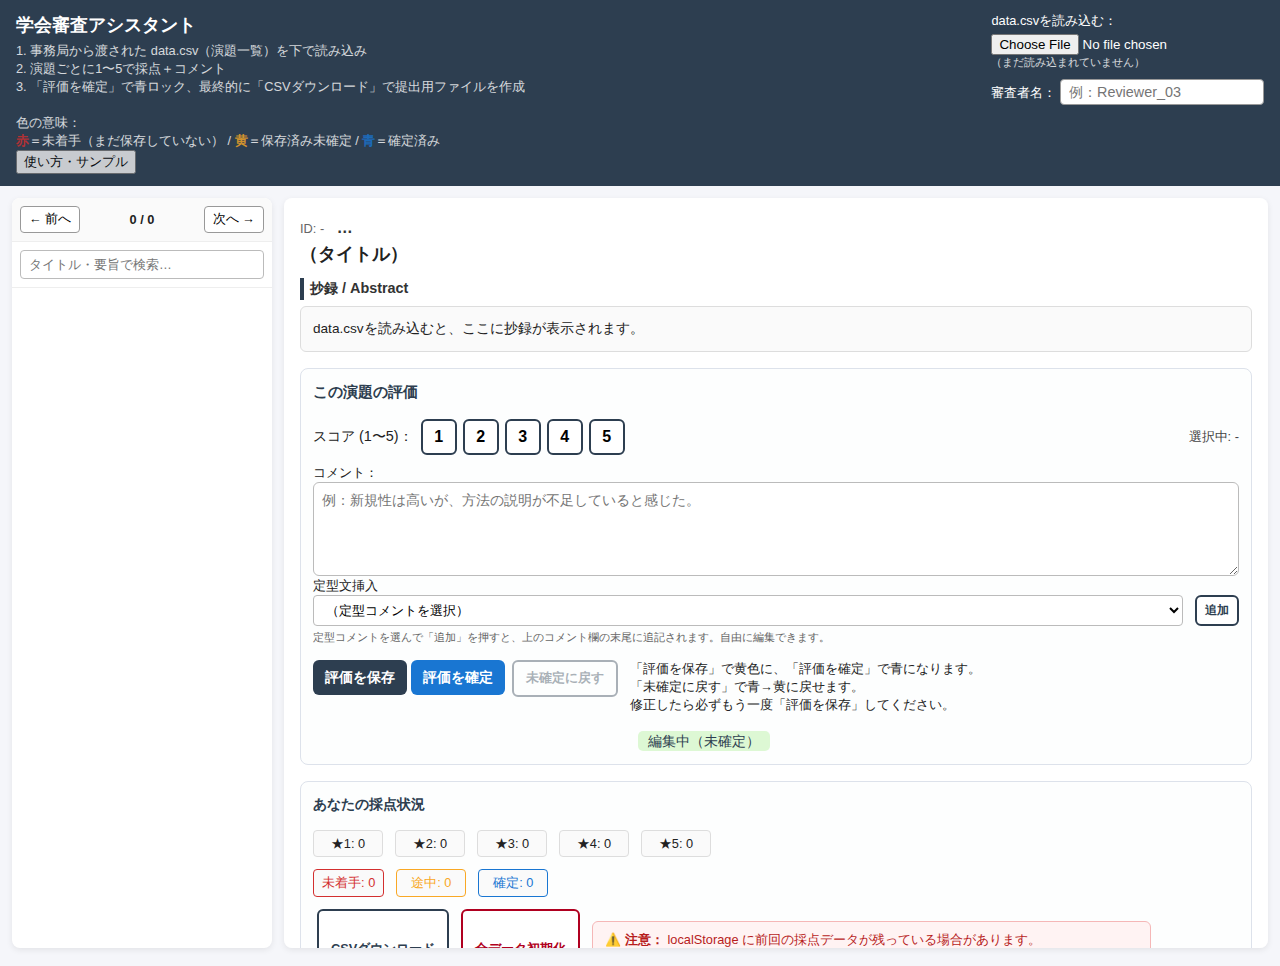
<file: index.html>
<!DOCTYPE html>
<html lang="ja">
  <head>
    <meta charset="UTF-8" />
    <meta name="viewport" content="width=device-width, initial-scale=1.0" />
    <title>学会審査アシスタント</title>
    <link rel="stylesheet" href="css/style.css" />
    <link rel="stylesheet" href="css/topbutton.css" />
  </head>
  <body>
    <header>
      <div class="left">
        <h1>学会審査アシスタント</h1>
        <p class="small">
          1. 事務局から渡された data.csv（演題一覧）を下で読み込み<br />
          2. 演題ごとに1〜5で採点＋コメント<br />
          3.
          「評価を確定」で青ロック、最終的に「CSVダウンロード」で提出用ファイルを作成<br /><br />
          色の意味：<br />
          <span class="red">赤</span>＝未着手（まだ保存していない） /
          <span class="yellow">黄</span>＝保存済み未確定 /
          <span class="blue">青</span>＝確定済み
        </p>
        <p class="small">
          <button onclick="window.open('instruction.html', '_blank')">
            使い方・サンプル
          </button>
        </p>
      </div>

      <div class="right">
        <div class="import-block">
          <label class="import-label">
            data.csvを読み込む：
            <input type="file" id="csvInput" accept=".csv,text/csv" />
          </label>
          <div id="loadStatus" class="load-status">
            （まだ読み込まれていません）
          </div>
        </div>

        <label class="reviewer-label">
          審査者名：
          <input type="text" id="reviewerName" placeholder="例：Reviewer_03" />
        </label>
      </div>
    </header>

    <main>
      <!-- 左カラム：演題一覧とナビ -->
      <aside class="paper-list-panel">
        <div class="nav-block">
          <button id="prevBtn">&larr; 前へ</button>
          <span id="currentIndexInfo">0 / 0</span>
          <button id="nextBtn">次へ &rarr;</button>
        </div>

        <div class="list-search-block">
          <input
            type="text"
            id="searchBox"
            placeholder="タイトル・要旨で検索…"
          />
        </div>

        <ul id="paperList" class="paper-list">
          <!-- JavaScriptで挿入 -->
        </ul>
      </aside>

      <!-- 右カラム：詳細・採点フォーム -->
      <section class="detail-panel">
        <div class="paper-header">
          <span class="paper-id" id="paperId"></span>
          <span id="paperSection" class="paper-section"></span>
          <h2 id="paperTitle"></h2>
        </div>

        <div class="abstract-block">
          <h3>抄録 / Abstract</h3>
          <div class="abstract-text" id="paperAbstract">
            data.csvを読み込むと、ここに抄録が表示されます。
          </div>
        </div>

        <div class="rating-block">
          <h3>この演題の評価</h3>

          <div class="score-row">
            <div class="score-label">スコア (1〜5)：</div>
            <div class="score-buttons">
              <button class="score-btn" data-score="1">1</button>
              <button class="score-btn" data-score="2">2</button>
              <button class="score-btn" data-score="3">3</button>
              <button class="score-btn" data-score="4">4</button>
              <button class="score-btn" data-score="5">5</button>
              <!--採点しない機能は正常に作動しないため保留
              <button class="score-btn score-btn-no" data-score="0">
                採点しない
              </button>
              -->
            </div>
            <div class="current-score">
              選択中: <span id="currentScoreDisplay">-</span>
            </div>
          </div>

          <div class="comment-row">
            <label for="commentInput">コメント：</label>
            <textarea
              id="commentInput"
              rows="4"
              placeholder="例：新規性は高いが、方法の説明が不足していると感じた。"
            ></textarea>
            <!-- ▼ 定型文アシスタント -->
            <label for="comment-assist-row">定型文挿入</label>
            <div id="comment-assist-row">
              <select id="commentPresetSelect">
                <option value="">（定型コメントを選択）</option>
                <!-- script.js側でcomment.jsonから埋める -->
              </select>
              <button
                id="addCommentPresetBtn"
                type="button"
                class="secondary small-btn"
              >
                追加
              </button>
            </div>
            <div class="comment-assist-hint small-hint">
              定型コメントを選んで「追加」を押すと、上のコメント欄の末尾に追記されます。自由に編集できます。
            </div>
            <!-- ▲ 定型文アシスタント -->
          </div>

          <div class="action-row">
            <div class="action-buttons">
              <button id="saveBtn" class="primary">評価を保存</button>
              <button id="finalizeBtn" class="primary finalize">
                評価を確定
              </button>
              <button id="unfinalizeBtn" class="secondary">未確定に戻す</button>
            </div>

            <div class="action-notes small">
              「評価を保存」で黄色に、「評価を確定」で青になります。<br />
              「未確定に戻す」で青→黄に戻せます。<br />
              修正したら必ずもう一度「評価を保存」してください。<br /><br />
              <span id="saveStatus" class="save-status"></span>
            </div>
          </div>
        </div>

        <div class="stats-block">
          <h3>あなたの採点状況</h3>

          <!-- スコア分布 -->
          <div class="stats-row">
            <div class="stat-item">★1: <span id="count1">0</span></div>
            <div class="stat-item">★2: <span id="count2">0</span></div>
            <div class="stat-item">★3: <span id="count3">0</span></div>
            <div class="stat-item">★4: <span id="count4">0</span></div>
            <div class="stat-item">★5: <span id="count5">0</span></div>
            <!--採点しない機能は正常に作動しないため保留
            <div class="stat-item">
              採点しない: <span id="countNone">0</span>
            </div>
            -->
          </div>

          <!-- 進捗サマリ（赤/黄/青） -->
          <div class="progress-row">
            <div class="stat-item progress-red">
              未着手: <span id="countNotStarted">0</span>
            </div>
            <div class="stat-item progress-yellow">
              途中: <span id="countInProgress">0</span>
            </div>
            <div class="stat-item progress-blue">
              確定: <span id="countFinalized">0</span>
            </div>
          </div>

          <div class="export-row">
            <button id="downloadBtn" class="secondary">CSVダウンロード</button>
            <button id="resetBtn" class="danger">全データ初期化</button>
            <p
              style="
                margin-top: 12px;
                font-size: 0.8rem;
                color: #b71c1c;
                background: #fff3f3;
                border: 1px solid #f5b7b7;
                border-radius: 6px;
                padding: 8px 12px;
              "
            >
              ⚠️ <strong>注意：</strong> localStorage
              に前回の採点データが残っている場合があります。<br />
              新しい採点を始める前に、<strong>「全データ初期化」</strong>を一度実行してから採点を行ってください。
            </p>
          </div>
        </div>
      </section>
    </main>
    <!--
    ====== マニュアルはinstruction.htmlに移動したため以下削除 ======
    <section class="manual">
      <strong>審査員用マニュアル：</strong><br />
      <a
        href="instructionForReviewer.html"
        target="_blank"
        style="color: #2d3e50; font-weight: 600; text-decoration: underline"
      >
        instructionForReviewer.html を開く </a
      ><br />
      ツールの使い方・提出方法はこちらをご確認ください。
    </section>
    <section class="manual">
      <strong>管理者用マニュアル：</strong><br />
      <a
        href="instructionForManager.html"
        target="_blank"
        style="color: #2d3e50; font-weight: 600; text-decoration: underline"
      >
        instructionForManager.html を開く </a
      ><br />
      管理者向けの注意事項を記載しています。
    </section>
    <section class="manual">
      <strong>sample.csv：</strong><br />
      <a
        href="sample.csv"
        style="color: #2d3e50; font-weight: 600; text-decoration: underline"
      >
        sample.csv をダウンロードする </a
      ><br />
      sampleデータです。テンプレートとしても使用できます。<br />
      エクセルで開くと文字化けすることがあります。<br />
      メモ帳等のテキストエディタで開くか、読み込み時にエンコードを「UTF-8」で指定してください。<br />
      また、VSCode等のエディタで開くと、エラーの確認をしながら入力することができます。<br />
      入力方法は instructionForManager.html をご参照ください。
    </section>
    <footer>
      <small>
        ・このアプリはローカルでのみ動作します。サーバー送信なし。<br />
        ・事務局から配布された data.csv
        は機密扱いです。GitHub等にアップロードしないでください。<br />
        ・採点内容はこのPCのブラウザ(localStorage)にのみ保存されます。<br />
        ・「全データ初期化」でこのPC上の採点履歴（全演題分）を削除できます。<br />
        ・ChatGPTを利用してプログラムを行っています。
      </small>
    </footer>
    ====== 削除ここまで ======
    -->

    <!--主なscript-->
    <script src="js/storage.js" defer></script>
    <script src="js/csv.js" defer></script>
    <script src="js/ui.js" defer></script>
    <script src="js/reviewLogic.js" defer></script>
    <script src="js/comments.js" defer></script>
    <script src="js/main.js" defer></script>

    <!--TOP button-->
    <div id="scroll-progress-pie"></div>
    <script src="js/topbutton.js" defer></script>
  </body>
</html>
</file>
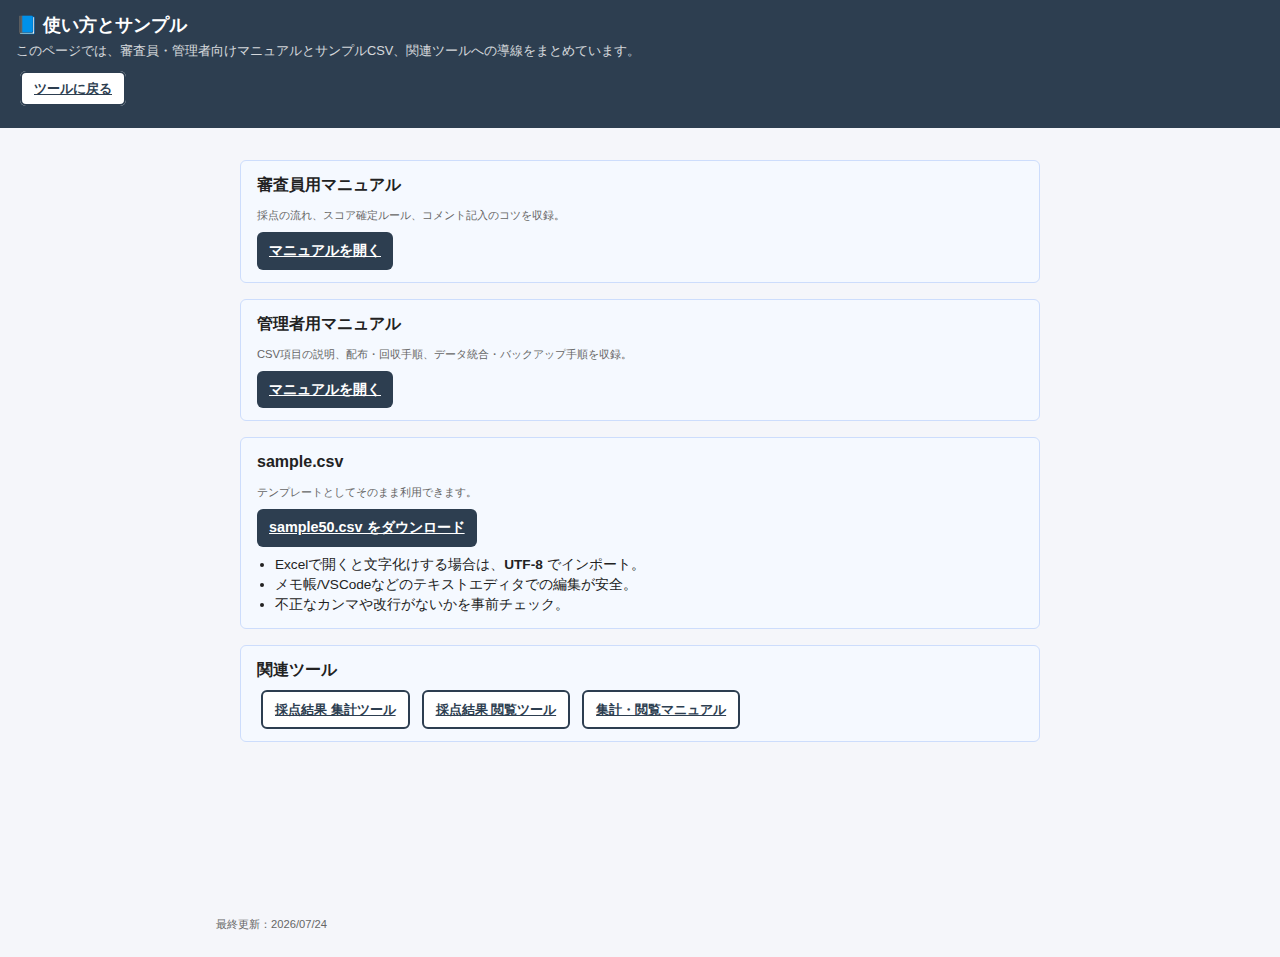
<file: instruction.html>
<!DOCTYPE html>
<html lang="ja">
  <head>
    <meta charset="UTF-8" />
    <meta name="viewport" content="width=device-width, initial-scale=1.0" />
    <title>使い方とサンプル</title>
    <link rel="stylesheet" href="css/style.css" />
    <link rel="stylesheet" href="css/topbutton.css" />
  </head>
  <body>
    <!-- ヒーローヘッダー：既存 header スタイルを流用 -->
    <header>
      <div>
        <h1>📘 使い方とサンプル</h1>
        <p class="small">
          このページでは、審査員・管理者向けマニュアルとサンプルCSV、関連ツールへの導線をまとめています。
        </p>
        <p>
          <a class="secondary" href="index.html">ツールに戻る</a>
        </p>
      </div>
    </header>

    <main style="display: block; padding: 16px 0">
      <!-- 審査員向け -->
      <section class="manual">
        <h2 style="margin: 0 0 8px; font-size: 1rem">審査員用マニュアル</h2>
        <p class="small-hint">
          採点の流れ、スコア確定ルール、コメント記入のコツを収録。
        </p>
        <div style="display: flex; gap: 8px; flex-wrap: wrap; margin-top: 8px">
          <a class="primary" href="instructionForReviewer.html" target="_blank"
            >マニュアルを開く</a
          >
        </div>
      </section>

      <!-- 管理者向け -->
      <section class="manual">
        <h2 style="margin: 0 0 8px; font-size: 1rem">管理者用マニュアル</h2>
        <p class="small-hint">
          CSV項目の説明、配布・回収手順、データ統合・バックアップ手順を収録。
        </p>
        <div style="display: flex; gap: 8px; flex-wrap: wrap; margin-top: 8px">
          <a class="primary" href="instructionForManager.html" target="_blank"
            >マニュアルを開く</a
          >
        </div>
      </section>

      <!-- サンプルCSV -->
      <section class="manual">
        <h2 style="margin: 0 0 8px; font-size: 1rem">sample.csv</h2>
        <p class="small-hint">テンプレートとしてそのまま利用できます。</p>
        <div
          style="display: flex; gap: 8px; flex-wrap: wrap; margin: 8px 0 6px"
        >
          <a class="primary" href="sample50.csv" download
            >sample50.csv をダウンロード</a
          >
        </div>
        <ul style="margin: 8px 0 0; padding-left: 18px; font-size: 0.85rem">
          <li>
            Excelで開くと文字化けする場合は、<strong>UTF-8</strong>
            でインポート。
          </li>
          <li>メモ帳/VSCodeなどのテキストエディタでの編集が安全。</li>
          <li>不正なカンマや改行がないかを事前チェック。</li>
        </ul>
      </section>

      <!-- 関連ツール -->
      <section class="manual">
        <h2 style="margin: 0 0 8px; font-size: 1rem">関連ツール</h2>
        <div style="display: flex; gap: 8px; flex-wrap: wrap">
          <a
            class="secondary"
            href="https://somekata.github.io/assessManage/"
            target="_blank"
            >採点結果 集計ツール</a
          >
          <a
            class="secondary"
            href="https://somekata.github.io/assessManage/view.html"
            target="_blank"
            >採点結果 閲覧ツール</a
          >
          <a
            class="secondary"
            href="https://somekata.github.io/assessManage/instruction.html"
            target="_blank"
            >集計・閲覧マニュアル</a
          >
        </div>
      </section>
    </main>

    <!--TOPボタン（CSSで矢印とTOP表示を中央配置済み）-->
    <div id="scroll-progress-pie"></div>
    <script src="js/topbutton.js" defer></script>

    <footer>最終更新：<span id="lastUpdated"></span></footer>
    <script>
      // ちょい足し：更新日の表示（任意）
      document.getElementById("lastUpdated").textContent =
        new Date().toLocaleDateString("ja-JP", {
          year: "numeric",
          month: "2-digit",
          day: "2-digit",
        });
    </script>
  </body>
</html>
</file>
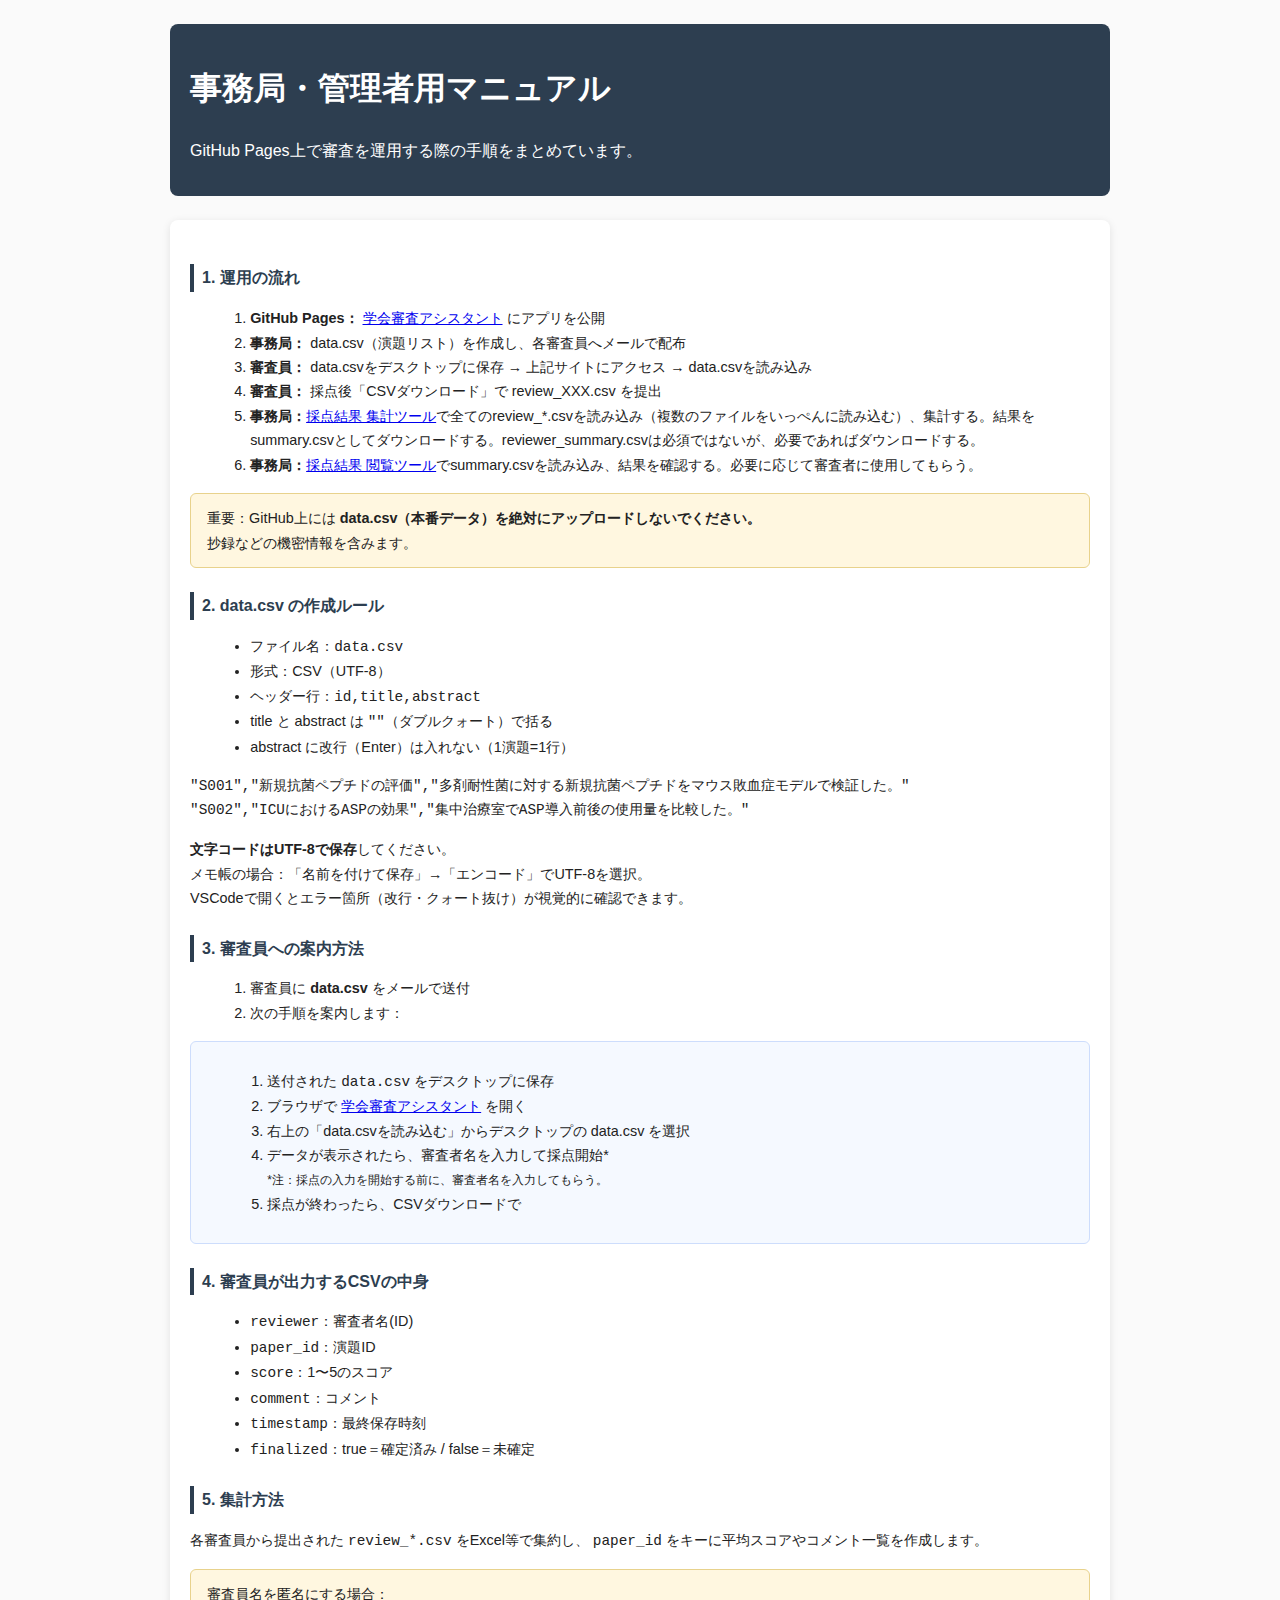
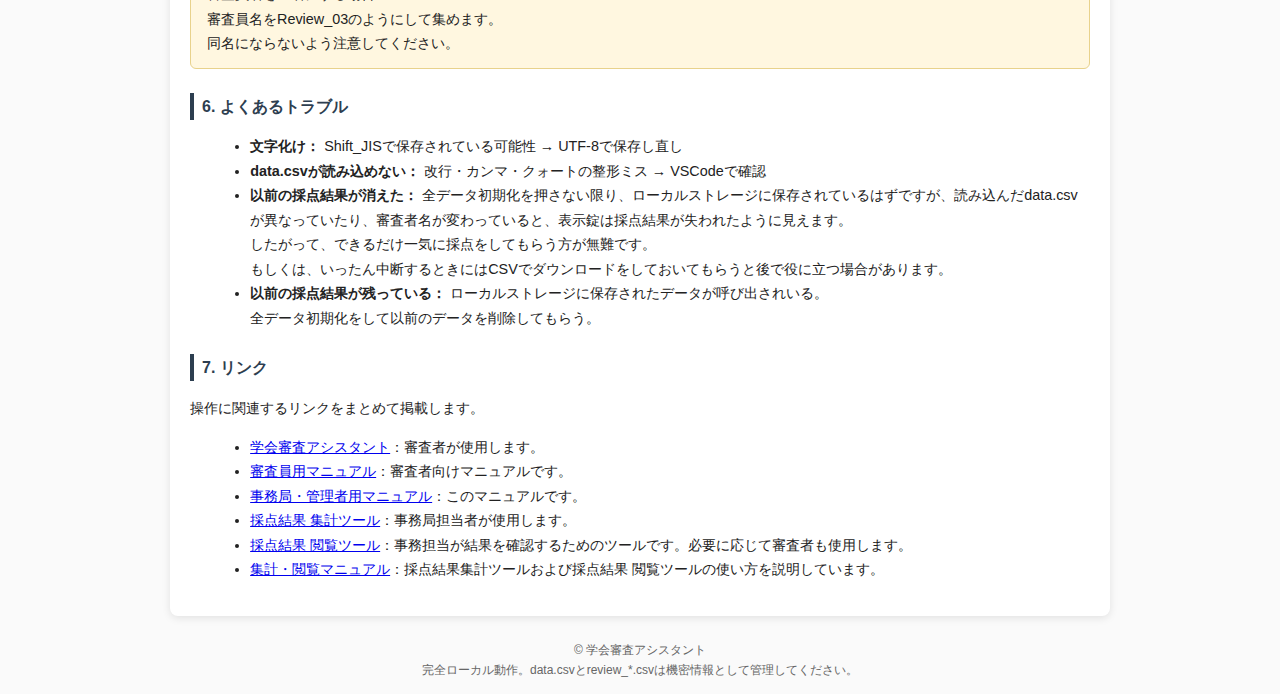
<file: instructionForManager.html>
<!DOCTYPE html>
<html lang="ja">
  <head>
    <meta charset="UTF-8" />
    <meta name="viewport" content="width=device-width,initial-scale=1.0" />
    <title>事務局・管理者用マニュアル / 学会審査アシスタント</title>
    <link rel="stylesheet" href="topbutton.css" />
    <style>
      body {
        font-family: -apple-system, BlinkMacSystemFont, "Segoe UI", Roboto,
          "Hiragino Sans", "Noto Sans JP", sans-serif;
        line-height: 1.7;
        color: #222;
        background: #fafafa;
        margin: 0;
        padding: 24px;
      }
      header {
        background: #2d3e50;
        color: #fff;
        border-radius: 8px;
        padding: 16px 20px;
        max-width: 900px;
        margin: 0 auto 24px;
      }
      main {
        max-width: 900px;
        background: #fff;
        border-radius: 8px;
        box-shadow: 0 2px 8px rgba(0, 0, 0, 0.1);
        margin: 0 auto;
        padding: 20px;
        font-size: 0.9rem;
      }
      h2 {
        font-size: 1rem;
        border-left: 4px solid #2d3e50;
        padding-left: 8px;
        color: #2d3e50;
        margin-top: 1.5em;
      }
      h3 {
        margin-top: 1em;
        font-size: 0.95rem;
      }
      .box {
        background: #f5f9ff;
        border: 1px solid #cdddfc;
        border-radius: 6px;
        padding: 12px 16px;
        margin: 16px 0;
      }
      .warn {
        background: #fff7e0;
        border: 1px solid #e8d28c;
      }
      ul,
      ol {
        margin-left: 1.4em;
      }
      footer {
        max-width: 900px;
        margin: 24px auto 0;
        font-size: 0.75rem;
        color: #666;
        text-align: center;
      }
    </style>
  </head>
  <body>
    <header>
      <h1>事務局・管理者用マニュアル</h1>
      <p>GitHub Pages上で審査を運用する際の手順をまとめています。</p>
    </header>

    <main>
      <h2>1. 運用の流れ</h2>
      <ol>
        <li>
          <strong>GitHub Pages：</strong>
          <a href="https://somekata.github.io/assessAssistJs/"
            >学会審査アシスタント</a
          >
          にアプリを公開
        </li>
        <li>
          <strong>事務局：</strong>
          data.csv（演題リスト）を作成し、各審査員へメールで配布
        </li>
        <li>
          <strong>審査員：</strong> data.csvをデスクトップに保存 →
          上記サイトにアクセス → data.csvを読み込み
        </li>
        <li>
          <strong>審査員：</strong> 採点後「CSVダウンロード」で review_XXX.csv
          を提出
        </li>
        <li>
          <strong>事務局：</strong
          ><a href="https://somekata.github.io/assessManage/"
            >採点結果 集計ツール</a
          >で全てのreview_*.csvを読み込み（複数のファイルをいっぺんに読み込む）、集計する。結果をsummary.csvとしてダウンロードする。reviewer_summary.csvは必須ではないが、必要であればダウンロードする。
        </li>
        <li>
          <strong>事務局：</strong
          ><a href="https://somekata.github.io/assessManage/view.html"
            >採点結果 閲覧ツール</a
          >でsummary.csvを読み込み、結果を確認する。必要に応じて審査者に使用してもらう。
        </li>
      </ol>

      <div class="box warn">
        重要：GitHub上には
        <strong
          >data.csv（本番データ）を絶対にアップロードしないでください。</strong
        ><br />
        抄録などの機密情報を含みます。
      </div>

      <h2>2. data.csv の作成ルール</h2>
      <ul>
        <li>ファイル名：<code>data.csv</code></li>
        <li>形式：CSV（UTF-8）</li>
        <li>ヘッダー行：<code>id,title,abstract</code></li>
        <li>title と abstract は <code>""</code>（ダブルクォート）で括る</li>
        <li>abstract に改行（Enter）は入れない（1演題=1行）</li>
      </ul>

      <pre><code>"S001","新規抗菌ペプチドの評価","多剤耐性菌に対する新規抗菌ペプチドをマウス敗血症モデルで検証した。"
"S002","ICUにおけるASPの効果","集中治療室でASP導入前後の使用量を比較した。"
</code></pre>

      <p>
        <strong>文字コードはUTF-8で保存</strong>してください。<br />
        メモ帳の場合：「名前を付けて保存」→「エンコード」でUTF-8を選択。<br />
        VSCodeで開くとエラー箇所（改行・クォート抜け）が視覚的に確認できます。
      </p>

      <h2>3. 審査員への案内方法</h2>

      <ol>
        <li>審査員に <strong>data.csv</strong> をメールで送付</li>
        <li>次の手順を案内します：</li>
      </ol>

      <div class="box">
        <ol>
          <li>送付された <code>data.csv</code> をデスクトップに保存</li>
          <li>
            ブラウザで
            <a href="https://somekata.github.io/assessAssistJs/" target="_blank"
              >学会審査アシスタント</a
            >
            を開く
          </li>
          <li>
            右上の「data.csvを読み込む」からデスクトップの data.csv を選択
          </li>
          <li>データが表示されたら、審査者名を入力して採点開始*</li>
          <small
            >*注：採点の入力を開始する前に、審査者名を入力してもらう。</small
          >
          <li>採点が終わったら、CSVダウンロードで</li>
        </ol>
      </div>

      <h2>4. 審査員が出力するCSVの中身</h2>

      <ul>
        <li><code>reviewer</code>：審査者名(ID)</li>
        <li><code>paper_id</code>：演題ID</li>
        <li><code>score</code>：1〜5のスコア</li>
        <li><code>comment</code>：コメント</li>
        <li><code>timestamp</code>：最終保存時刻</li>
        <li><code>finalized</code>：true＝確定済み / false＝未確定</li>
      </ul>

      <h2>5. 集計方法</h2>
      <p>
        各審査員から提出された <code>review_*.csv</code> をExcel等で集約し、
        <code>paper_id</code> をキーに平均スコアやコメント一覧を作成します。
      </p>

      <div class="warn box">
        審査員名を匿名にする場合：<br />
        審査員名をReview_03のようにして集めます。<br />
        同名にならないよう注意してください。
      </div>

      <h2>6. よくあるトラブル</h2>
      <ul>
        <li>
          <strong>文字化け：</strong> Shift_JISで保存されている可能性 →
          UTF-8で保存し直し
        </li>
        <li>
          <strong>data.csvが読み込めない：</strong>
          改行・カンマ・クォートの整形ミス → VSCodeで確認
        </li>
        <li>
          <strong>以前の採点結果が消えた：</strong>
          全データ初期化を押さない限り、ローカルストレージに保存されているはずですが、読み込んだdata.csvが異なっていたり、審査者名が変わっていると、表示錠は採点結果が失われたように見えます。<br />
          したがって、できるだけ一気に採点をしてもらう方が無難です。<br />
          もしくは、いったん中断するときにはCSVでダウンロードをしておいてもらうと後で役に立つ場合があります。
        </li>
        <li>
          <strong>以前の採点結果が残っている：</strong>
          ローカルストレージに保存されたデータが呼び出されいる。<br />
          全データ初期化をして以前のデータを削除してもらう。
        </li>
      </ul>
      <h2>7. リンク</h2>
      <p>操作に関連するリンクをまとめて掲載します。</p>
      <ul>
        <li>
          <a href="https://somekata.github.io/assessAssistJs/"
            >学会審査アシスタント</a
          >：審査者が使用します。
        </li>
        <li>
          <a
            href="https://somekata.github.io/assessAssistJs/instructionForReviewer.html"
            >審査員用マニュアル</a
          >：審査者向けマニュアルです。
        </li>
        <li>
          <a
            href="https://somekata.github.io/assessAssistJs/instructionForManager.html"
            >事務局・管理者用マニュアル</a
          >：このマニュアルです。
        </li>
        <li>
          <a href="https://somekata.github.io/assessManage/"
            >採点結果 集計ツール</a
          >：事務局担当者が使用します。
        </li>
        <li>
          <a href="https://somekata.github.io/assessManage/view.html"
            >採点結果 閲覧ツール</a
          >：事務担当が結果を確認するためのツールです。必要に応じて審査者も使用します。
        </li>
        <li>
          <a href="https://somekata.github.io/assessManage/instruction.html"
            >集計・閲覧マニュアル</a
          >：採点結果集計ツールおよび採点結果
          閲覧ツールの使い方を説明しています。
        </li>
      </ul>
    </main>

    <footer>
      © 学会審査アシスタント<br />
      完全ローカル動作。data.csvとreview_*.csvは機密情報として管理してください。
    </footer>
    <div id="scroll-progress-pie"></div>
    <script src="topbutton.js"></script>
  </body>
</html>
</file>
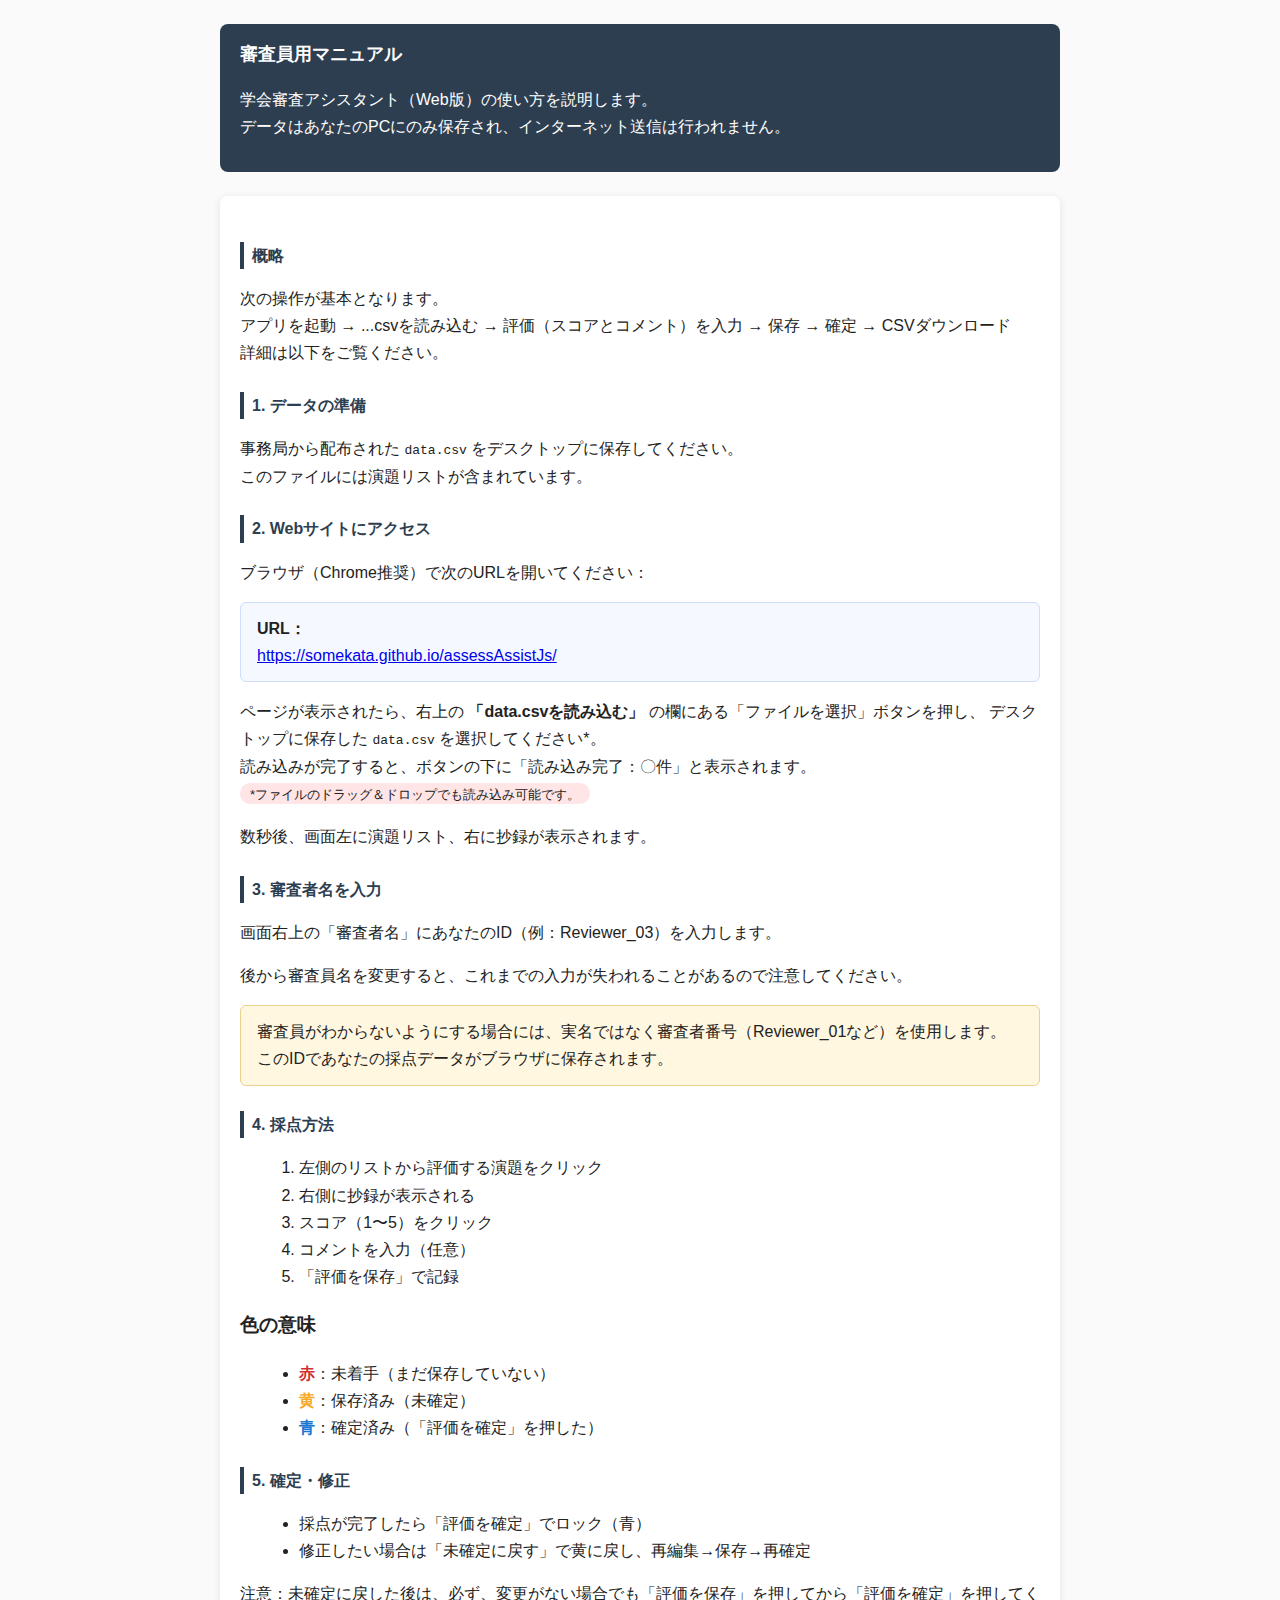
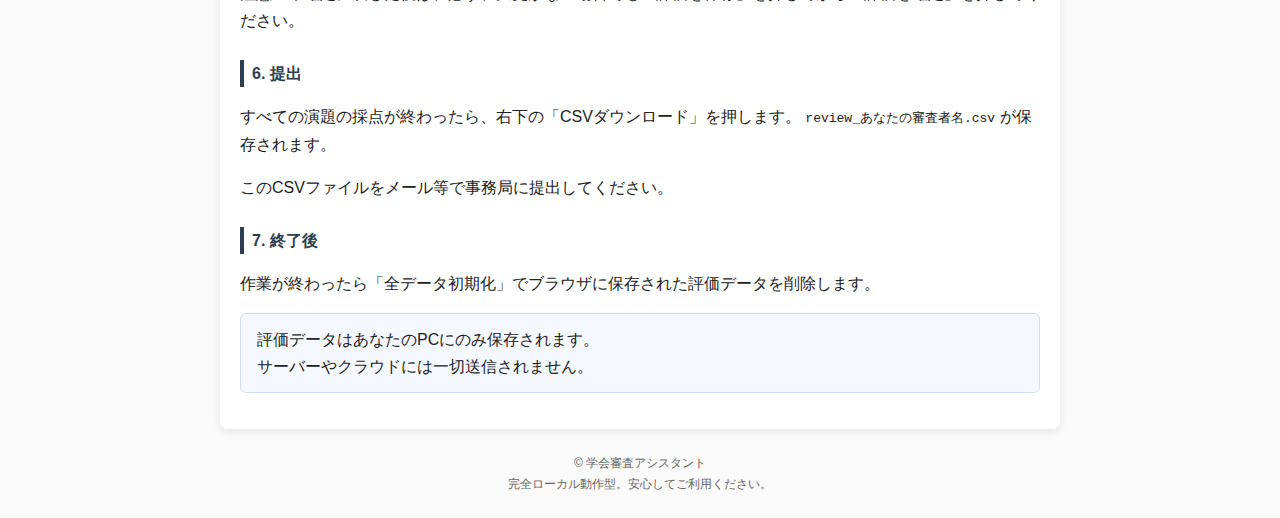
<file: instructionForReviewer.html>
<!DOCTYPE html>
<html lang="ja">
  <head>
    <meta charset="UTF-8" />
    <meta name="viewport" content="width=device-width,initial-scale=1.0" />
    <title>審査員用マニュアル / 学会審査アシスタント</title>
    <link rel="stylesheet" href="topbutton.css" />
    <style>
      body {
        font-family: -apple-system, BlinkMacSystemFont, "Segoe UI", Roboto,
          "Hiragino Sans", "Noto Sans JP", sans-serif;
        line-height: 1.7;
        color: #222;
        background: #fafafa;
        margin: 0;
        padding: 24px;
      }
      header {
        background: #2d3e50;
        color: #fff;
        border-radius: 8px;
        padding: 16px 20px;
        max-width: 800px;
        margin: 0 auto 24px;
      }
      header h1 {
        font-size: 1.1rem;
        margin: 0 0 6px;
      }
      main {
        max-width: 800px;
        background: #fff;
        border-radius: 8px;
        box-shadow: 0 2px 8px rgba(0, 0, 0, 0.1);
        margin: 0 auto;
        padding: 20px;
      }
      h2 {
        font-size: 1rem;
        margin-top: 1.6em;
        border-left: 4px solid #2d3e50;
        padding-left: 8px;
        color: #2d3e50;
      }
      ul,
      ol {
        margin-left: 1.2em;
      }
      .box {
        background: #f5f9ff;
        border: 1px solid #cdddfc;
        border-radius: 6px;
        padding: 12px 16px;
        margin: 16px 0;
      }
      .warn {
        background: #fff7e0;
        border: 1px solid #e8d28c;
      }
      .red {
        color: #d32f2f;
        font-weight: 600;
      }
      .yellow {
        color: #f9a825;
        font-weight: 600;
      }
      .blue {
        color: #1976d2;
        font-weight: 600;
      }
      footer {
        max-width: 800px;
        margin: 24px auto 0;
        font-size: 0.75rem;
        color: #666;
        text-align: center;
      }
      span.redmark {
        background-color: rgba(255, 0, 0, 0.1);
        border-radius: 10px;
        padding: 2px 10px;
      }
    </style>
  </head>
  <body>
    <header>
      <h1>審査員用マニュアル</h1>
      <p>
        学会審査アシスタント（Web版）の使い方を説明します。<br />
        データはあなたのPCにのみ保存され、インターネット送信は行われません。
      </p>
    </header>

    <main>
      <h2>概略</h2>
      <p>
        次の操作が基本となります。<br />
        アプリを起動 → ...csvを読み込む → 評価（スコアとコメント）を入力 → 保存
        → 確定 → CSVダウンロード
        <br />
        詳細は以下をご覧ください。
      </p>
      <h2>1. データの準備</h2>
      <p>
        事務局から配布された
        <code>data.csv</code> をデスクトップに保存してください。<br />
        このファイルには演題リストが含まれています。
      </p>

      <h2>2. Webサイトにアクセス</h2>
      <p>ブラウザ（Chrome推奨）で次のURLを開いてください：</p>

      <div class="box">
        <strong>URL：</strong><br />
        <a href="https://somekata.github.io/assessAssistJs/" target="_blank">
          https://somekata.github.io/assessAssistJs/
        </a>
      </div>

      <p>
        ページが表示されたら、右上の
        <strong>「data.csvを読み込む」</strong>
        の欄にある「ファイルを選択」ボタンを押し、 デスクトップに保存した
        <code>data.csv</code> を選択してください*。<br />
        読み込みが完了すると、ボタンの下に「読み込み完了：〇件」と表示されます。<br />
        <span class="redmark"
          ><small
            >*ファイルのドラッグ＆ドロップでも読み込み可能です。</small
          ></span
        >
      </p>

      <p>数秒後、画面左に演題リスト、右に抄録が表示されます。</p>

      <h2>3. 審査者名を入力</h2>
      <p>画面右上の「審査者名」にあなたのID（例：Reviewer_03）を入力します。</p>
      <p>
        後から審査員名を変更すると、これまでの入力が失われることがあるので注意してください。
      </p>

      <div class="warn box">
        審査員がわからないようにする場合には、実名ではなく審査者番号（Reviewer_01など）を使用します。<br />
        このIDであなたの採点データがブラウザに保存されます。
      </div>

      <h2>4. 採点方法</h2>
      <ol>
        <li>左側のリストから評価する演題をクリック</li>
        <li>右側に抄録が表示される</li>
        <li>スコア（1〜5）をクリック</li>
        <li>コメントを入力（任意）</li>
        <li>「評価を保存」で記録</li>
      </ol>

      <h3>色の意味</h3>
      <ul>
        <li><span class="red">赤</span>：未着手（まだ保存していない）</li>
        <li><span class="yellow">黄</span>：保存済み（未確定）</li>
        <li>
          <span class="blue">青</span>：確定済み（「評価を確定」を押した）
        </li>
      </ul>

      <h2>5. 確定・修正</h2>
      <ul>
        <li>採点が完了したら「評価を確定」でロック（青）</li>
        <li>修正したい場合は「未確定に戻す」で黄に戻し、再編集→保存→再確定</li>
      </ul>
      <p>
        注意：未確定に戻した後は、必ず、変更がない場合でも「評価を保存」を押してから「評価を確定」を押してください。
      </p>

      <h2>6. 提出</h2>
      <p>
        すべての演題の採点が終わったら、右下の「CSVダウンロード」を押します。
        <code>review_あなたの審査者名.csv</code> が保存されます。
      </p>

      <p>このCSVファイルをメール等で事務局に提出してください。</p>

      <h2>7. 終了後</h2>
      <p>
        作業が終わったら「全データ初期化」でブラウザに保存された評価データを削除します。
      </p>

      <div class="box">
        評価データはあなたのPCにのみ保存されます。<br />
        サーバーやクラウドには一切送信されません。
      </div>
    </main>

    <footer>
      © 学会審査アシスタント<br />
      完全ローカル動作型。安心してご利用ください。
    </footer>
    <div id="scroll-progress-pie"></div>
    <script src="topbutton.js"></script>
  </body>
</html>
</file>
<file: css/style.css>
* {
  box-sizing: border-box;
  font-family: -apple-system, BlinkMacSystemFont, "Segoe UI", Roboto, "Hiragino Sans", "Noto Sans JP", sans-serif;
}

body {
  margin: 0;
  background: #f5f6fa;
  color: #222;
  line-height: 1.5;
}

/* ヘッダー */
header {
  background: #2d3e50;
  color: #fff;
  padding: 12px 16px;
  display: flex;
  flex-wrap: wrap;
  align-items: flex-start;
  justify-content: space-between;
}

header h1 {
  font-size: 1.1rem;
  margin: 0 0 4px;
}

header .small {
  font-size: 0.8rem;
  margin: 0;
  opacity: 0.8;
  line-height: 1.4;
}

header label {
  font-size: 0.8rem;
  color: #fff;
}

header input[type="text"] {
  font-size: 0.9rem;
  padding: 4px 8px;
  border-radius: 4px;
  border: 1px solid #999;
  min-width: 150px;
  background: #fff;
  color: #000;
}

/* 強調用の色説明（小テキスト内で使う） */
.small .red {
  color: #d32f2f;
  font-weight: 600;
}
.small .yellow {
  color: #f9a825;
  font-weight: 600;
}
.small .blue {
  color: #1976d2;
  font-weight: 600;
}

/* メインレイアウト */
main {
  display: flex;
  min-height: calc(100vh - 120px);
  padding: 12px;
  gap: 12px;
}

/* 左カラム：演題リスト */
.paper-list-panel {
  flex: 0 0 260px;
  background: #fff;
  border-radius: 8px;
  box-shadow: 0 2px 6px rgba(0,0,0,0.08);
  display: flex;
  flex-direction: column;
  max-height: calc(100vh - 150px);
  overflow: hidden;
}

.nav-block {
  display: flex;
  align-items: center;
  gap: 8px;
  border-bottom: 1px solid #eee;
  padding: 8px;
  background: #fafafa;
  font-size: 0.9rem;
}

.nav-block button {
  cursor: pointer;
  font-size: 0.8rem;
  padding: 4px 8px;
  border-radius: 4px;
  border: 1px solid #999;
  background: #fff;
}

#currentIndexInfo {
  flex: 1;
  text-align: center;
  font-weight: 600;
  font-size: 0.8rem;
}

.list-search-block {
  border-bottom: 1px solid #eee;
  padding: 8px;
}

#searchBox {
  width: 100%;
  padding: 6px 8px;
  font-size: 0.8rem;
  border-radius: 4px;
  border: 1px solid #bbb;
}

.paper-list {
  list-style: none;
  margin: 0;
  padding: 0;
  overflow-y: auto;
  flex: 1;
  font-size: 0.8rem;
}

/* 各演題アイテム */
.paper-list li {
  border-bottom: 1px solid #eee;
  padding: 8px;
  cursor: pointer;
  transition: background 0.15s ease, outline 0.15s ease;
  outline: 2px solid transparent;
  outline-offset: -2px;
  word-break: break-word;
}

/* 進捗ステータス背景色 */
.paper-list li.state-red {
  background: #ffe5e5;   /* 未着手: 薄い赤 */
}
.paper-list li.state-yellow {
  background: #fff8dc;   /* 途中: 薄いクリーム */
}
.paper-list li.state-blue {
  background: #e5f0ff;   /* 確定: 薄い青 */
}

/* 現在選択中 */
.paper-list li.active {
  outline: 2px solid #2d3e50;
  outline-offset: -2px;
}

/* hover */
.paper-list li:hover {
  filter: brightness(1.03);
}

.paper-list .pid {
  font-weight: 600;
  font-size: 0.75rem;
  color: #555;
}

.paper-list .ptitle {
  font-size: 0.8rem;
  margin-top: 2px;
  color: #111;
  font-weight: 500;
  word-break: break-word;
}

/* 右カラム：詳細 */
.detail-panel {
  flex: 1;
  background: #fff;
  border-radius: 8px;
  box-shadow: 0 2px 6px rgba(0,0,0,0.08);
  padding: 16px;
  overflow-y: auto;
  max-height: calc(100vh - 150px);
}

.paper-header {
  margin-bottom: 12px;
}

.paper-id {
  font-size: 0.8rem;
  color: #666;
  margin-bottom: 4px;
}

#paperTitle {
  font-size: 1.1rem;
  margin: 0;
  line-height: 1.4;
  word-break: break-word;
}

/* 抄録 */
.abstract-block {
  margin-bottom: 16px;
}

.abstract-block h3 {
  margin: 0 0 6px;
  font-size: 0.9rem;
  color: #333;
  border-left: 4px solid #2d3e50;
  padding-left: 6px;
}

.abstract-text {
  background: #fafafa;
  border: 1px solid #ddd;
  border-radius: 6px;
  padding: 12px;
  font-size: 0.85rem;
  white-space: pre-wrap;
  word-break: break-word;
}

/* 採点ブロック */
.rating-block {
  margin-bottom: 16px;
  border: 1px solid #dde2eb;
  border-radius: 8px;
  padding: 12px;
  background: #fdfefe;
}

.rating-block h3 {
  margin-top: 0;
  font-size: 0.95rem;
  color: #2d3e50;
}

/* スコア行 */
.score-row {
  display: flex;
  flex-wrap: wrap;
  align-items: center;
  gap: 8px;
  margin-bottom: 8px;
  font-size: 0.9rem;
}

.score-label {
  font-weight: 500;
}

.score-buttons {
  display: flex;
  gap: 6px;
}

.score-btn {
  background: #fff;
  border: 2px solid #2d3e50;
  border-radius: 6px;
  padding: 6px 10px;
  font-size: 1rem;
  font-weight: 600;
  min-width: 36px;
  cursor: pointer;
  line-height: 1.2;
}

.score-btn.active {
  background: #2d3e50;
  color: #fff;
}

.current-score {
  font-size: 0.8rem;
  color: #444;
  margin-left: auto;
}

/* コメント欄 */
.comment-row {
  display: flex;
  flex-direction: column;
  font-size: 0.8rem;
  margin-bottom: 8px;
}

#commentInput {
  width: 100%;
  resize: vertical;
  padding: 8px;
  font-size: 0.85rem;
  line-height: 1.4;
  border: 1px solid #bbb;
  border-radius: 6px;
  background: #fff;
  color: #000;
}

/* アクション行 */
.action-row {
  display: flex;
  flex-wrap: wrap;
  align-items: flex-start;
  gap: 12px;
  font-size: 0.8rem;
  line-height: 1.4;
}

.primary {
  background: #2d3e50;
  color: #fff;
  border: 0;
  border-radius: 6px;
  padding: 8px 12px;
  font-size: 0.9rem;
  cursor: pointer;
  font-weight: 600;
}

.primary:hover {
  filter: brightness(1.1);
}

/* 評価を確定ボタンを青で差別化 */
.finalize {
  background: #1976d2;
}

.finalize:hover {
  filter: brightness(1.1);
}

/* 「未確定に戻す」などの副作用ボタン */
.secondary {
  background: #fff;
  color: #2d3e50;
  border: 2px solid #2d3e50;
  border-radius: 6px;
  padding: 8px 12px;
  font-size: 0.8rem;
  cursor: pointer;
  font-weight: 600;
  margin-left: 4px;
}

.secondary:hover {
  background: #2d3e50;
  color: #fff;
  border-color: #2d3e50;
}

.save-status {
  font-size: 0.9rem;
  color: #2d3e50;
  min-height: 1.2em;
  margin-left: 8px;
  background-color: rgba(61, 216, 0, 0.164);
  border-radius: 5px;
  padding: 2px 10px;
}

/* ステータス／集計表示 */
.stats-block {
  border: 1px solid #dde2eb;
  border-radius: 8px;
  padding: 12px;
  background: #fdfefe;
}

.stats-block h3 {
  margin-top: 0;
  font-size: 0.9rem;
  color: #2d3e50;
  font-weight: 600;
}

/* スコア分布 */
.stats-row {
  display: flex;
  flex-wrap: wrap;
  gap: 12px;
  font-size: 0.8rem;
  margin-bottom: 12px;
}

/* 進捗サマリ */
.progress-row {
  display: flex;
  flex-wrap: wrap;
  gap: 12px;
  font-size: 0.8rem;
  margin-bottom: 12px;
}

.stat-item {
  background: #fafafa;
  border-radius: 4px;
  border: 1px solid #ddd;
  padding: 4px 8px;
  min-width: 70px;
  text-align: center;
  line-height: 1.4;
  font-weight: 500;
}

/* 進捗サマリ枠色 */
.progress-red {
  border-color: #d32f2f;
  color: #d32f2f;
}
.progress-yellow {
  border-color: #f9a825;
  color: #f9a825;
}
.progress-blue {
  border-color: #1976d2;
  color: #1976d2;
}

/* 出力・リセット行 */
.export-row {
  display: flex;
  flex-wrap: wrap;
  gap: 12px;
}

.danger {
  background: #fff;
  color: #b00020;
  border: 2px solid #b00020;
  border-radius: 6px;
  padding: 8px 12px;
  font-size: 0.8rem;
  cursor: pointer;
  font-weight: 600;
}

.danger:hover {
  background: #b00020;
  color: #fff;
  border-color: #b00020;
}

/* フッター */
footer {
  padding: 8px 16px 24px;
  margin-left: 200px;
  font-size: 0.7rem;
  color: #666;
  text-align: left;
  max-width: 800px;
}
/* CSVインポートUI */
.import-block {
  font-size: 0.75rem;
  color: #fff;
  margin-bottom: 8px;
  line-height: 1.4;
}

.import-label {
  display: flex;
  flex-direction: column;
  gap: 4px;
  font-weight: 500;
}

#importStatus,
#loadStatus {
  font-size: 0.7rem;
  opacity: 0.8;
  color: #fff;
  min-height: 1.2em;
}

.reviewer-label {
  font-size: 0.8rem;
  color: #fff;
}

.manual {
  max-width: 800px;
  margin: 16px auto;
  background: #f5f9ff;
  border: 1px solid #cdddfc;
  border-radius: 6px;
  padding: 12px 16px;
  font-size: 0.8rem;
  line-height: 1.5;
  color: #222;
}

#comment-assist-row {
  display: flex;
  flex-wrap: wrap;
  gap: 8px;
  margin-bottom: 4px;
  font-size: 0.8rem;
  align-items: center;
}

#commentPresetSelect {
  flex: 1;
  min-width: 200px;
  font-size: 0.8rem;
  padding: 6px 8px;
  border-radius: 4px;
  border: 1px solid #bbb;
  background: #fff;
  color: #000;
}

.small-btn {
  font-size: 0.75rem;
  padding: 6px 8px;
  line-height: 1.2;
}

.small-hint {
  font-size: 0.7rem;
  color: #666;
  margin-bottom: 6px;
  line-height: 1.4;
}

/* sectionラベルの基本スタイル */
.paper-section {
  display: inline-block;
  padding: 2px 8px;
  border-radius: 6px;
  font-weight: 600;
  color: #333;
}

/* 背景色バリエーション */
.sec-basic {
  background-color: #ffe0e0; /* 薄い赤 */
}

.sec-clinical {
  background-color: #fff6cc; /* 薄い黄色 */
}

.sec-other {
  background-color: #e0e0e0; /* 灰色 */
}
</file>
<file: css/topbutton.css>
/* --- パイ型スクロール進捗インジケーター（シックver.） --- */
#scroll-progress-pie {
  position: fixed;
  bottom: 25px;
  right: 25px;
  width: 65px;
  height: 65px;
  border-radius: 50%;
  background: conic-gradient(#6c757d 0%, #6c757d 0%, #2b2f33 0%);
  display: none;
  align-items: center;
  justify-content: center;
  font-family: "Montserrat", "Segoe UI", sans-serif;
  font-weight: 700;
  font-size: 14px;
  color: #f1f1f1;
  letter-spacing: 1px;
  text-transform: uppercase;
  cursor: pointer;
  z-index: 999;
  transition: transform 0.25s ease, box-shadow 0.3s ease, background 0.3s ease;
  box-shadow:
    0 0 0 1px rgba(255, 255, 255, 0.05) inset,
    0 6px 16px rgba(0, 0, 0, 0.4);
  background-blend-mode: multiply;
  backdrop-filter: blur(4px);
  text-shadow: 0 1px 3px rgba(0, 0, 0, 0.6);
}

/* --- ホバー時：上品な動きだけ（派手な光はナシ） --- */
#scroll-progress-pie:hover {
  transform: scale(1.08);
  box-shadow:
    0 0 0 1px rgba(255, 255, 255, 0.1) inset,
    0 8px 20px rgba(0, 0, 0, 0.45);
}

/* --- スクロール完了時（静かな達成感のグリーン） --- */
#scroll-progress-pie.fully-scrolled {
  background: conic-gradient(#198754 100%, #198754 100%, #2b2f33 0%);
  color: #e9ecef;
  box-shadow:
    0 0 0 1px rgba(255, 255, 255, 0.1) inset,
    0 8px 20px rgba(0, 0, 0, 0.45);
}

/* --- 出現時のフェードイン効果 --- */
#scroll-progress-pie.show {
  display: flex;
  animation: fadeInScale 0.4s ease forwards;
}

@keyframes fadeInScale {
  from {
    opacity: 0;
    transform: scale(0.8);
  }
  to {
    opacity: 1;
    transform: scale(1);
  }
}

/* --- 「TOP」文字を中央に完全固定する --- */
#scroll-progress-pie::before {
  content: "⇧";
  position: absolute;
  top: 46%;
  left: 50%;
  transform: translate(-50%, -50%);
  font-size: 22px;
  color: inherit;
  font-weight: 600;
  text-shadow: 0 0 4px rgba(0, 0, 0, 0.5);
}

/* --- 文字「TOP」を下部に控えめに配置 --- */
#scroll-progress-pie::after {
  content: "TOP";
  position: absolute;
  bottom: 10%;
  left: 50%;
  transform: translateX(-50%);
  font-size: 10px;
  letter-spacing: 1.5px;
  opacity: 0.8;
}
</file>
<file: topbutton.css>
/* --- パイ型スクロール進捗インジケーター（シックver.） --- */
#scroll-progress-pie {
  position: fixed;
  bottom: 25px;
  right: 25px;
  width: 65px;
  height: 65px;
  border-radius: 50%;
  background: conic-gradient(#6c757d 0%, #6c757d 0%, #2b2f33 0%);
  display: none;
  align-items: center;
  justify-content: center;
  font-family: "Montserrat", "Segoe UI", sans-serif;
  font-weight: 700;
  font-size: 14px;
  color: #f1f1f1;
  letter-spacing: 1px;
  text-transform: uppercase;
  cursor: pointer;
  z-index: 999;
  transition: transform 0.25s ease, box-shadow 0.3s ease, background 0.3s ease;
  box-shadow:
    0 0 0 1px rgba(255, 255, 255, 0.05) inset,
    0 6px 16px rgba(0, 0, 0, 0.4);
  background-blend-mode: multiply;
  backdrop-filter: blur(4px);
  text-shadow: 0 1px 3px rgba(0, 0, 0, 0.6);
}

/* --- ホバー時：上品な動きだけ（派手な光はナシ） --- */
#scroll-progress-pie:hover {
  transform: scale(1.08);
  box-shadow:
    0 0 0 1px rgba(255, 255, 255, 0.1) inset,
    0 8px 20px rgba(0, 0, 0, 0.45);
}

/* --- スクロール完了時（静かな達成感のグリーン） --- */
#scroll-progress-pie.fully-scrolled {
  background: conic-gradient(#198754 100%, #198754 100%, #2b2f33 0%);
  color: #e9ecef;
  box-shadow:
    0 0 0 1px rgba(255, 255, 255, 0.1) inset,
    0 8px 20px rgba(0, 0, 0, 0.45);
}

/* --- 出現時のフェードイン効果 --- */
#scroll-progress-pie.show {
  display: flex;
  animation: fadeInScale 0.4s ease forwards;
}

@keyframes fadeInScale {
  from {
    opacity: 0;
    transform: scale(0.8);
  }
  to {
    opacity: 1;
    transform: scale(1);
  }
}

/* --- 「TOP」文字を中央に完全固定する --- */
#scroll-progress-pie::before {
  content: "⇧";
  position: absolute;
  top: 46%;
  left: 50%;
  transform: translate(-50%, -50%);
  font-size: 22px;
  color: inherit;
  font-weight: 600;
  text-shadow: 0 0 4px rgba(0, 0, 0, 0.5);
}

/* --- 文字「TOP」を下部に控えめに配置 --- */
#scroll-progress-pie::after {
  content: "TOP";
  position: absolute;
  bottom: 10%;
  left: 50%;
  transform: translateX(-50%);
  font-size: 10px;
  letter-spacing: 1.5px;
  opacity: 0.8;
}
</file>
